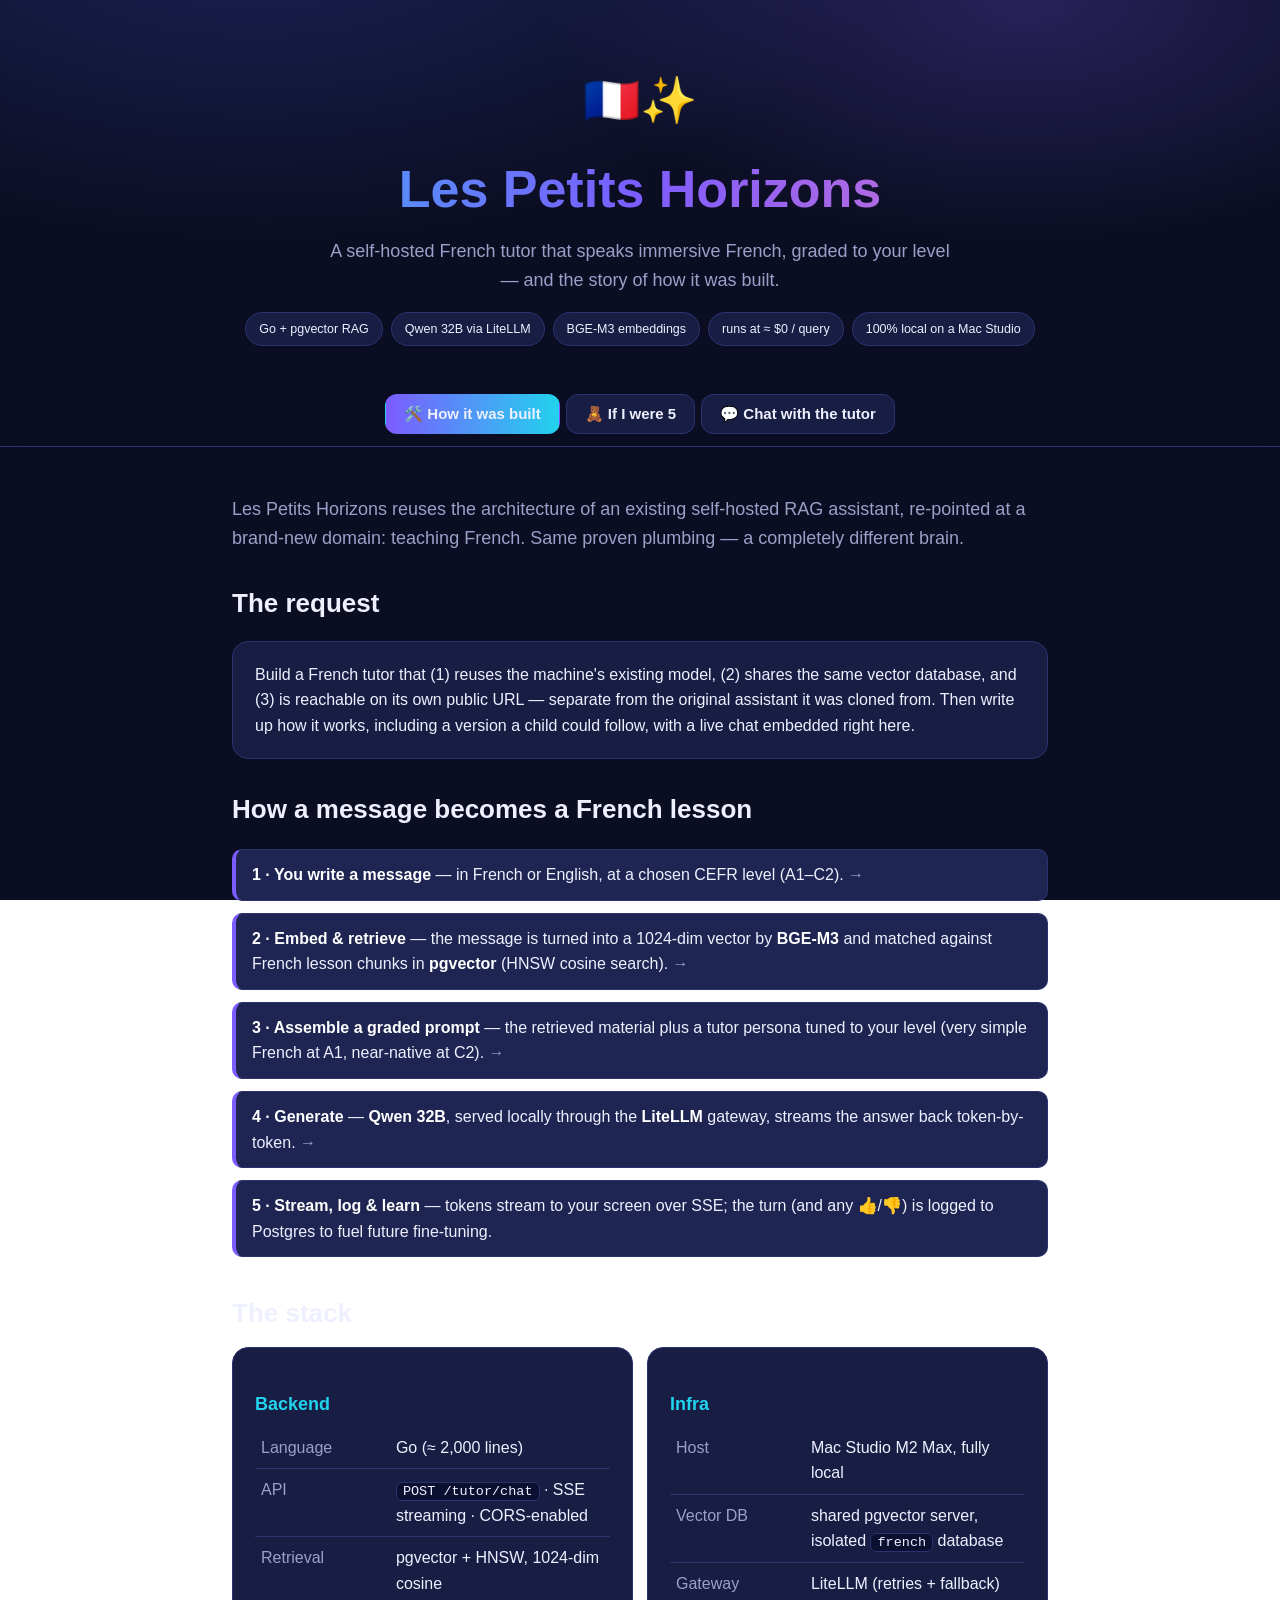
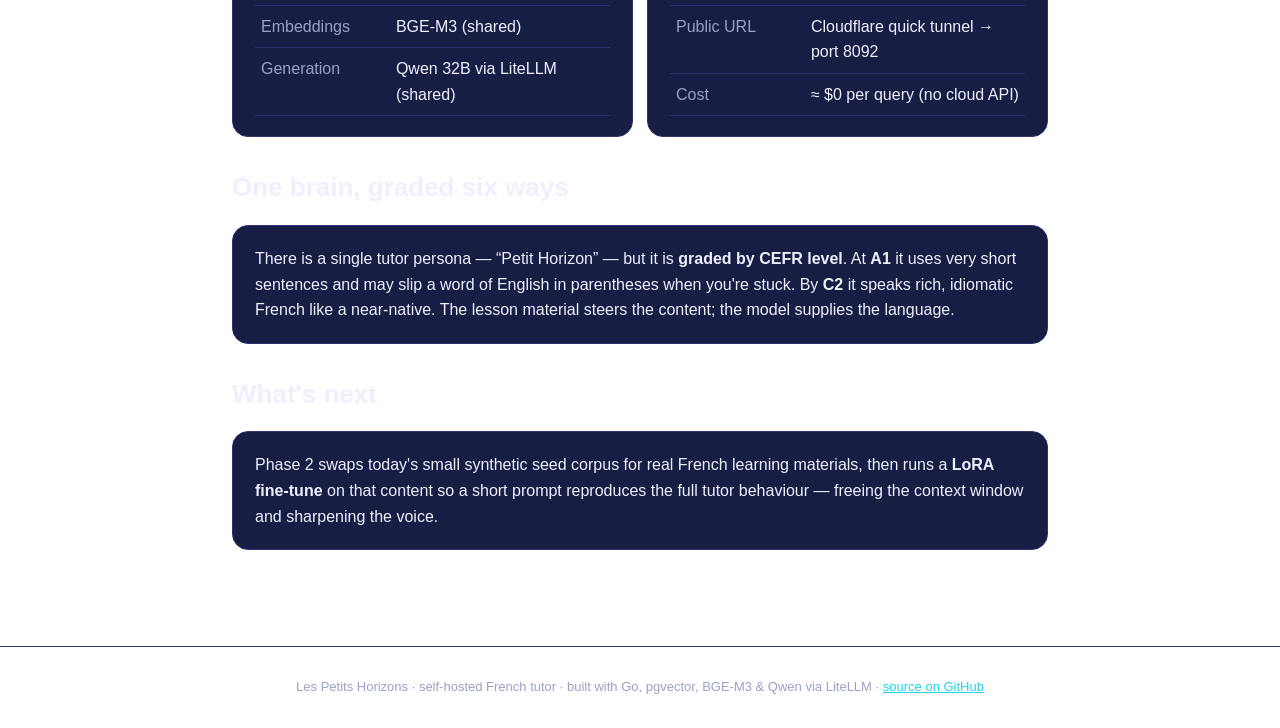
<file: docs/index.html>
<!DOCTYPE html>
<html lang="en">
<head>
<meta charset="utf-8" />
<meta name="viewport" content="width=device-width, initial-scale=1" />
<title>Les Petits Horizons — French tutor, built in the open</title>
<meta name="description" content="A self-hosted French tutor chatbot: how it was built, explained for grown-ups and for five-year-olds, plus a live chat." />
<link rel="stylesheet" href="styles.css" />
</head>
<body>

<section class="hero">
  <div class="flag">🇫🇷✨</div>
  <h1>Les Petits Horizons</h1>
  <p>A self-hosted French tutor that speaks immersive French, graded to your level — and the story of how it was built.</p>
  <div class="badges">
    <span class="badge">Go + pgvector RAG</span>
    <span class="badge">Qwen 32B via LiteLLM</span>
    <span class="badge">BGE-M3 embeddings</span>
    <span class="badge">runs at ≈ $0 / query</span>
    <span class="badge">100% local on a Mac Studio</span>
  </div>
</section>

<nav class="tabs">
  <button class="tab active" data-tab="built">🛠️ How it was built</button>
  <button class="tab" data-tab="eli5">🧸 If I were 5</button>
  <button class="tab" data-tab="chat">💬 Chat with the tutor</button>
</nav>

<!-- ===================== HOW IT WAS BUILT ===================== -->
<section class="panel active" id="built">
  <p class="lead">Les Petits Horizons reuses the architecture of an existing self-hosted RAG
  assistant, re-pointed at a brand-new domain: teaching French. Same proven plumbing — a
  completely different brain.</p>

  <h2>The request</h2>
  <div class="card">
    Build a French tutor that (1) reuses the machine's existing model, (2) shares the same
    vector database, and (3) is reachable on its own public URL — separate from the original
    assistant it was cloned from. Then write up how it works, including a version a child
    could follow, with a live chat embedded right here.
  </div>

  <h2>How a message becomes a French lesson</h2>
  <div class="pipeline">
    <div class="step"><b>1 · You write a message</b> — in French or English, at a chosen CEFR level (A1–C2). <span class="arrow">→</span></div>
    <div class="step"><b>2 · Embed &amp; retrieve</b> — the message is turned into a 1024-dim vector by <b>BGE-M3</b> and matched against French lesson chunks in <b>pgvector</b> (HNSW cosine search). <span class="arrow">→</span></div>
    <div class="step"><b>3 · Assemble a graded prompt</b> — the retrieved material plus a tutor persona tuned to your level (very simple French at A1, near-native at C2). <span class="arrow">→</span></div>
    <div class="step"><b>4 · Generate</b> — <b>Qwen 32B</b>, served locally through the <b>LiteLLM</b> gateway, streams the answer back token-by-token. <span class="arrow">→</span></div>
    <div class="step"><b>5 · Stream, log &amp; learn</b> — tokens stream to your screen over SSE; the turn (and any 👍/👎) is logged to Postgres to fuel future fine-tuning.</div>
  </div>

  <h2>The stack</h2>
  <div class="grid2">
    <div class="card">
      <h3>Backend</h3>
      <table class="kv">
        <tr><td>Language</td><td>Go (≈ 2,000 lines)</td></tr>
        <tr><td>API</td><td><code>POST /tutor/chat</code> · SSE streaming · CORS-enabled</td></tr>
        <tr><td>Retrieval</td><td>pgvector + HNSW, 1024-dim cosine</td></tr>
        <tr><td>Embeddings</td><td>BGE-M3 (shared)</td></tr>
        <tr><td>Generation</td><td>Qwen 32B via LiteLLM (shared)</td></tr>
      </table>
    </div>
    <div class="card">
      <h3>Infra</h3>
      <table class="kv">
        <tr><td>Host</td><td>Mac Studio M2 Max, fully local</td></tr>
        <tr><td>Vector DB</td><td>shared pgvector server, isolated <code>french</code> database</td></tr>
        <tr><td>Gateway</td><td>LiteLLM (retries + fallback)</td></tr>
        <tr><td>Public URL</td><td>Cloudflare quick tunnel → port 8092</td></tr>
        <tr><td>Cost</td><td>≈ $0 per query (no cloud API)</td></tr>
      </table>
    </div>
  </div>

  <h2>One brain, graded six ways</h2>
  <div class="card">
    There is a single tutor persona — “Petit Horizon” — but it is <b>graded by CEFR level</b>.
    At <b>A1</b> it uses very short sentences and may slip a word of English in parentheses when
    you're stuck. By <b>C2</b> it speaks rich, idiomatic French like a near-native. The lesson
    material steers the content; the model supplies the language.
  </div>

  <h2>What's next</h2>
  <div class="card">
    Phase 2 swaps today's small synthetic seed corpus for real French learning materials, then
    runs a <b>LoRA fine-tune</b> on that content so a short prompt reproduces the full tutor
    behaviour — freeing the context window and sharpening the voice.
  </div>
</section>

<!-- ===================== ELI5 ===================== -->
<section class="panel eli5" id="eli5">
  <h2>If I were 5, here's how it works 🧸</h2>

  <div class="card"><span class="big-emoji">🤖</span> I made a <b>robot friend</b> that helps you learn French. You talk to it, and it talks back in French — slowly if you're just starting, faster and fancier when you get good.</div>

  <div class="card"><span class="big-emoji">📚</span> The robot has a <b>little library</b> of French notes. When you ask something, it runs to the shelf and grabs the notes that look most like your question. That shelf is a magic one — it finds notes by <i>meaning</i>, not just matching words.</div>

  <div class="card"><span class="big-emoji">🧠</span> Then a <b>very big brain</b> (that lives inside the computer, not on the internet) reads those notes and writes you a friendly answer in French. It even fixes your mistakes nicely, like a kind teacher.</div>

  <div class="card"><span class="big-emoji">💨</span> The words come to your screen <b>one at a time</b>, like the robot is typing them just for you.</div>

  <div class="card"><span class="big-emoji">🏠</span> The whole robot lives on <b>one computer at home</b> — no big company, no paying money each time. We borrowed a friendly tunnel so you can visit it from anywhere on the internet.</div>

  <div class="card"><span class="big-emoji">🎚️</span> You can tell the robot <b>how grown-up your French is</b> (from “just starting” to “super good”), and it changes how hard it talks so it's never too easy or too scary.</div>

  <div class="card"><span class="big-emoji">🌱</span> Right now the robot has only a <b>few notes</b>. Soon we'll give it a <b>big pile of real lessons</b> and teach it even better — like the robot going to school itself!</div>
</section>

<!-- ===================== CHAT ===================== -->
<section class="panel" id="chat">
  <h2>Chat with the tutor 💬</h2>
  <p class="lead">This talks to the real tutor running on a Mac Studio. It only works while that
  machine and its tunnel are up — if it can't connect, that's why.</p>

  <div class="backend-row">
    <label for="backend">Backend&nbsp;URL</label>
    <input id="backend" placeholder="https://…trycloudflare.com" />
    <button id="saveBackend">Save</button>
  </div>

  <div class="chat-controls">
    <label for="level">Level</label>
    <select id="level">
      <option value="a1">A1 — beginner</option>
      <option value="a2">A2 — elementary</option>
      <option value="b1">B1 — intermediate</option>
      <option value="b2">B2 — upper-intermediate</option>
      <option value="c1">C1 — advanced</option>
      <option value="c2">C2 — mastery</option>
    </select>
    <span class="status"><span class="dot" id="statusDot"></span><span id="statusText">checking…</span></span>
  </div>

  <div id="log">
    <div class="msg bot">Bonjour&nbsp;! Je suis ton tuteur de français. Écris-moi un message pour commencer&nbsp;😊</div>
  </div>

  <div class="composer">
    <input id="msg" placeholder="Écris en français (ou en anglais)…" autocomplete="off" />
    <button class="primary" id="send">Envoyer</button>
  </div>
</section>

<footer>
  Les Petits Horizons · self-hosted French tutor · built with Go, pgvector, BGE-M3 &amp; Qwen via LiteLLM ·
  <a href="https://github.com/Sreenivas-Sadhu-Prabhakara/les-petits-horizons">source on GitHub</a>
</footer>

<script src="config.js"></script>
<script src="app.js"></script>
</body>
</html>
</file>
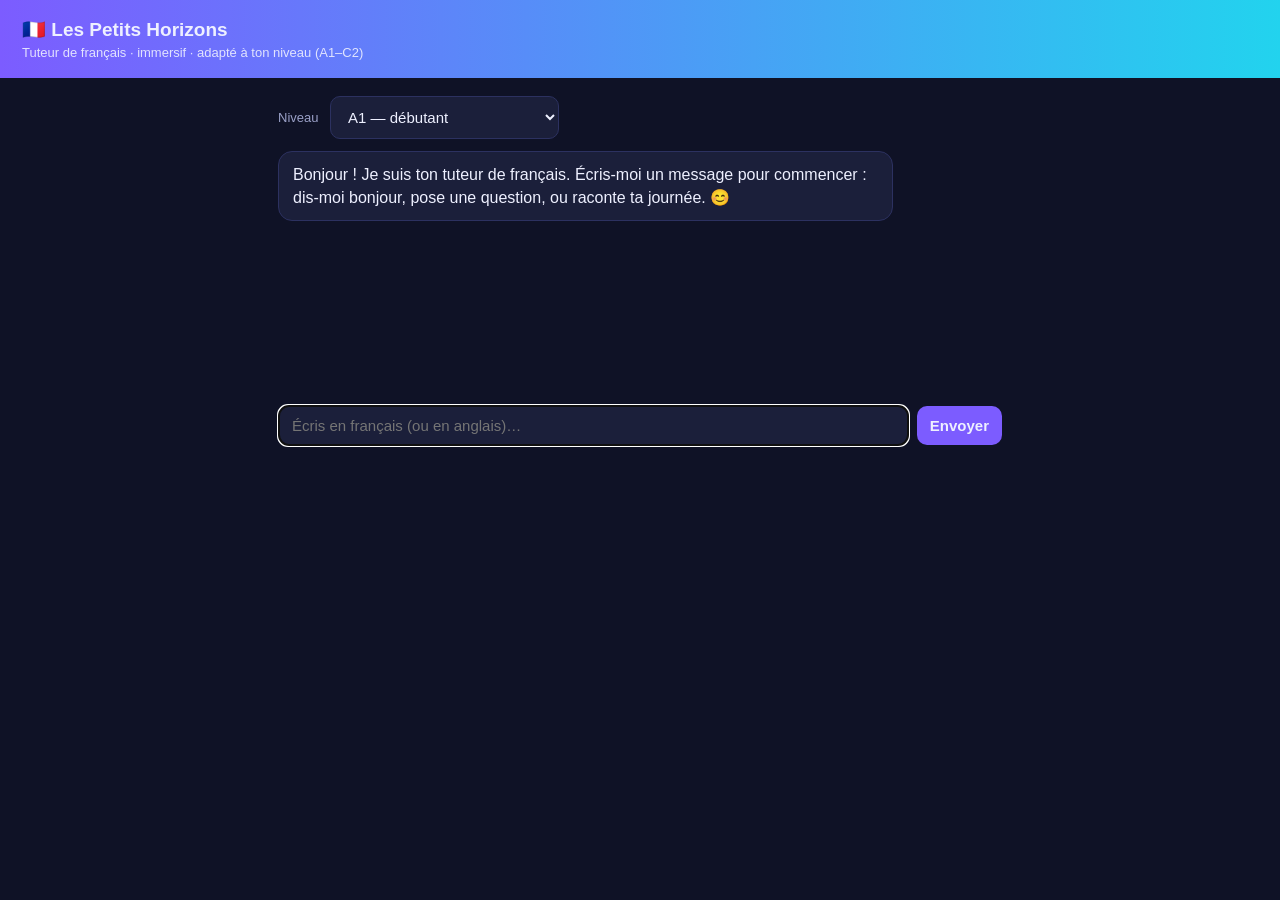
<file: internal/httpapi/index.html>
<!DOCTYPE html>
<html lang="fr">
<head>
<meta charset="utf-8" />
<meta name="viewport" content="width=device-width, initial-scale=1" />
<title>Les Petits Horizons — Tuteur de français</title>
<style>
  :root { --bg:#0f1226; --card:#1b1f3a; --accent:#7c5cff; --accent2:#22d3ee; --text:#eef0ff; --muted:#9aa0c7; }
  * { box-sizing:border-box; }
  body { margin:0; font-family:-apple-system,BlinkMacSystemFont,"Segoe UI",Roboto,sans-serif; background:var(--bg); color:var(--text); }
  header { padding:18px 22px; background:linear-gradient(90deg,var(--accent),var(--accent2)); }
  header h1 { margin:0; font-size:19px; }
  header p { margin:4px 0 0; font-size:13px; opacity:.9; }
  .wrap { max-width:760px; margin:0 auto; padding:18px; }
  .row { display:flex; gap:8px; align-items:center; margin-bottom:12px; flex-wrap:wrap; }
  select, input, button { font-size:15px; border-radius:10px; border:1px solid #2c3160; background:var(--card); color:var(--text); padding:11px 13px; }
  input { flex:1; min-width:200px; }
  button { background:var(--accent); border:none; cursor:pointer; font-weight:600; }
  button:disabled { opacity:.5; cursor:default; }
  #log { display:flex; flex-direction:column; gap:10px; min-height:240px; }
  .msg { padding:11px 14px; border-radius:14px; max-width:85%; white-space:pre-wrap; line-height:1.45; }
  .user { align-self:flex-end; background:#2a2f5c; }
  .bot { align-self:flex-start; background:var(--card); border:1px solid #2c3160; }
  .sources { font-size:12px; color:var(--muted); margin-top:6px; }
  label { font-size:13px; color:var(--muted); }
</style>
</head>
<body>
<header>
  <h1>🇫🇷 Les Petits Horizons</h1>
  <p>Tuteur de français · immersif · adapté à ton niveau (A1–C2)</p>
</header>
<div class="wrap">
  <div class="row">
    <label for="level">Niveau&nbsp;</label>
    <select id="level">
      <option value="a1">A1 — débutant</option>
      <option value="a2">A2 — élémentaire</option>
      <option value="b1">B1 — intermédiaire</option>
      <option value="b2">B2 — intermédiaire avancé</option>
      <option value="c1">C1 — avancé</option>
      <option value="c2">C2 — maîtrise</option>
    </select>
  </div>
  <div id="log">
    <div class="msg bot">Bonjour&nbsp;! Je suis ton tuteur de français. Écris-moi un message pour commencer&nbsp;: dis-moi bonjour, pose une question, ou raconte ta journée. 😊</div>
  </div>
  <div class="row" style="margin-top:14px;">
    <input id="msg" placeholder="Écris en français (ou en anglais)…" autocomplete="off" />
    <button id="send">Envoyer</button>
  </div>
</div>
<script>
  // Same-origin endpoint (this page is served by the Go tutor itself).
  const API = "";
  let conversationId = "";
  const log = document.getElementById("log");
  const input = document.getElementById("msg");
  const send = document.getElementById("send");
  const level = document.getElementById("level");

  function add(cls, text) {
    const d = document.createElement("div");
    d.className = "msg " + cls;
    d.textContent = text;
    log.appendChild(d);
    log.scrollTop = log.scrollHeight;
    return d;
  }

  async function ask() {
    const message = input.value.trim();
    if (!message) return;
    input.value = "";
    send.disabled = true;
    add("user", message);
    const bot = add("bot", "");
    try {
      const res = await fetch(API + "/tutor/chat", {
        method: "POST",
        headers: { "Content-Type": "application/json" },
        body: JSON.stringify({ message, level: level.value, conversation_id: conversationId }),
      });
      const reader = res.body.getReader();
      const dec = new TextDecoder();
      let buf = "";
      while (true) {
        const { value, done } = await reader.read();
        if (done) break;
        buf += dec.decode(value, { stream: true });
        const frames = buf.split("\n\n");
        buf = frames.pop();
        for (const f of frames) {
          let event = "", data = "";
          for (const line of f.split("\n")) {
            if (line.startsWith("event:")) event = line.slice(6).trim();
            if (line.startsWith("data:")) data += line.slice(5).trim();
          }
          if (!data) continue;
          const obj = JSON.parse(data);
          if (event === "done") {
            conversationId = obj.conversation_id || conversationId;
            if (obj.sources && obj.sources.length) {
              const s = document.createElement("div");
              s.className = "sources";
              s.textContent = "Matériel : " + obj.sources.join(" · ");
              bot.appendChild(s);
            }
          } else if (obj.token) {
            bot.firstChild ? null : null;
            bot.insertBefore(document.createTextNode(obj.token), bot.querySelector(".sources"));
          } else if (obj.error) {
            bot.textContent = "⚠️ " + obj.error;
          }
        }
      }
    } catch (e) {
      bot.textContent = "⚠️ Erreur de connexion : " + e.message;
    } finally {
      send.disabled = false;
      input.focus();
    }
  }

  send.addEventListener("click", ask);
  input.addEventListener("keydown", (e) => { if (e.key === "Enter") ask(); });
  input.focus();
</script>
</body>
</html>
</file>
<file: docs/styles.css>
:root {
  --bg: #0b0e23;
  --bg2: #11163a;
  --card: #181d44;
  --card2: #1f2552;
  --line: #2c3270;
  --accent: #7c5cff;
  --accent2: #22d3ee;
  --accent3: #ff7eb6;
  --text: #eef0ff;
  --muted: #9aa0c7;
  --ok: #34d399;
}
* { box-sizing: border-box; }
html { scroll-behavior: smooth; }
body {
  margin: 0;
  font-family: -apple-system, BlinkMacSystemFont, "Segoe UI", Roboto, Helvetica, Arial, sans-serif;
  background: radial-gradient(1200px 600px at 20% -10%, #1c2256 0%, var(--bg) 55%) fixed;
  color: var(--text);
  line-height: 1.6;
}
a { color: var(--accent2); }

/* Hero */
.hero {
  padding: 64px 24px 36px;
  text-align: center;
  background: radial-gradient(800px 400px at 80% 0%, rgba(124,92,255,.25), transparent 60%);
}
.flag { font-size: 46px; }
.hero h1 {
  font-size: clamp(30px, 5vw, 52px);
  margin: 10px 0 6px;
  background: linear-gradient(90deg, var(--accent2), var(--accent), var(--accent3));
  -webkit-background-clip: text; background-clip: text; -webkit-text-fill-color: transparent;
}
.hero p { color: var(--muted); font-size: 18px; max-width: 640px; margin: 6px auto 0; }
.badges { margin-top: 18px; display: flex; gap: 8px; justify-content: center; flex-wrap: wrap; }
.badge {
  font-size: 12.5px; color: var(--text); background: var(--card);
  border: 1px solid var(--line); border-radius: 999px; padding: 6px 13px;
}

/* Tabs */
.tabs {
  position: sticky; top: 0; z-index: 5;
  display: flex; gap: 6px; justify-content: center; flex-wrap: wrap;
  padding: 12px; background: rgba(11,14,35,.82); backdrop-filter: blur(10px);
  border-bottom: 1px solid var(--line);
}
.tab {
  border: 1px solid var(--line); background: var(--card); color: var(--text);
  padding: 10px 18px; border-radius: 12px; cursor: pointer; font-size: 15px; font-weight: 600;
}
.tab.active { background: linear-gradient(90deg, var(--accent), var(--accent2)); border-color: transparent; }
.panel { display: none; max-width: 860px; margin: 0 auto; padding: 30px 22px 80px; }
.panel.active { display: block; animation: fade .25s ease; }
@keyframes fade { from { opacity: 0; transform: translateY(6px); } to { opacity: 1; transform: none; } }

/* Content */
h2 { font-size: 26px; margin: 30px 0 12px; }
h3 { font-size: 18px; margin: 22px 0 8px; color: var(--accent2); }
p, li { color: #d8ddff; }
.lead { font-size: 18px; color: var(--muted); }
.card {
  background: var(--card); border: 1px solid var(--line); border-radius: 16px;
  padding: 20px 22px; margin: 16px 0;
}
code, .mono { font-family: ui-monospace, SFMono-Regular, Menlo, monospace; }
code { background: #0c1030; border: 1px solid var(--line); border-radius: 6px; padding: 1px 6px; font-size: 13.5px; }
.pipeline { display: flex; flex-direction: column; gap: 0; margin: 8px 0; }
.step {
  background: var(--card2); border: 1px solid var(--line); border-left: 4px solid var(--accent);
  border-radius: 10px; padding: 12px 16px; margin: 6px 0;
}
.step b { color: #fff; }
.step .arrow { color: var(--muted); }
.grid2 { display: grid; grid-template-columns: 1fr 1fr; gap: 14px; }
.grid2 .card { margin: 0; }
@media (max-width: 640px) { .grid2 { grid-template-columns: 1fr; } }
.kv { width: 100%; border-collapse: collapse; }
.kv td { padding: 8px 6px; border-bottom: 1px solid var(--line); vertical-align: top; }
.kv td:first-child { color: var(--muted); width: 38%; }
.eli5 .card { font-size: 17.5px; }
.big-emoji { font-size: 30px; margin-right: 8px; }

/* Chat */
.chat-controls { display: flex; gap: 8px; align-items: center; flex-wrap: wrap; margin-bottom: 12px; }
.chat-controls label { font-size: 13px; color: var(--muted); }
select, input, button, textarea {
  font-size: 15px; border-radius: 10px; border: 1px solid var(--line);
  background: var(--card2); color: var(--text); padding: 10px 12px; font-family: inherit;
}
button.primary { background: linear-gradient(90deg, var(--accent), var(--accent2)); border: none; font-weight: 700; cursor: pointer; }
button.primary:disabled { opacity: .5; cursor: default; }
.backend-row { display: flex; gap: 8px; align-items: center; margin-bottom: 12px; }
.backend-row input { flex: 1; min-width: 180px; font-size: 13px; }
#log {
  display: flex; flex-direction: column; gap: 10px; min-height: 280px;
  background: var(--bg2); border: 1px solid var(--line); border-radius: 14px; padding: 16px;
}
.msg { padding: 11px 14px; border-radius: 14px; max-width: 86%; white-space: pre-wrap; }
.user { align-self: flex-end; background: #30376e; }
.bot { align-self: flex-start; background: var(--card); border: 1px solid var(--line); }
.sources { font-size: 12px; color: var(--muted); margin-top: 8px; border-top: 1px dashed var(--line); padding-top: 6px; }
.status { font-size: 13px; color: var(--muted); margin-top: 10px; }
.dot { display: inline-block; width: 9px; height: 9px; border-radius: 50%; background: var(--muted); margin-right: 6px; }
.dot.ok { background: var(--ok); }
.dot.bad { background: var(--accent3); }
.composer { display: flex; gap: 8px; margin-top: 12px; }
.composer input { flex: 1; }
footer { text-align: center; color: var(--muted); padding: 30px; font-size: 13px; border-top: 1px solid var(--line); }
</file>
